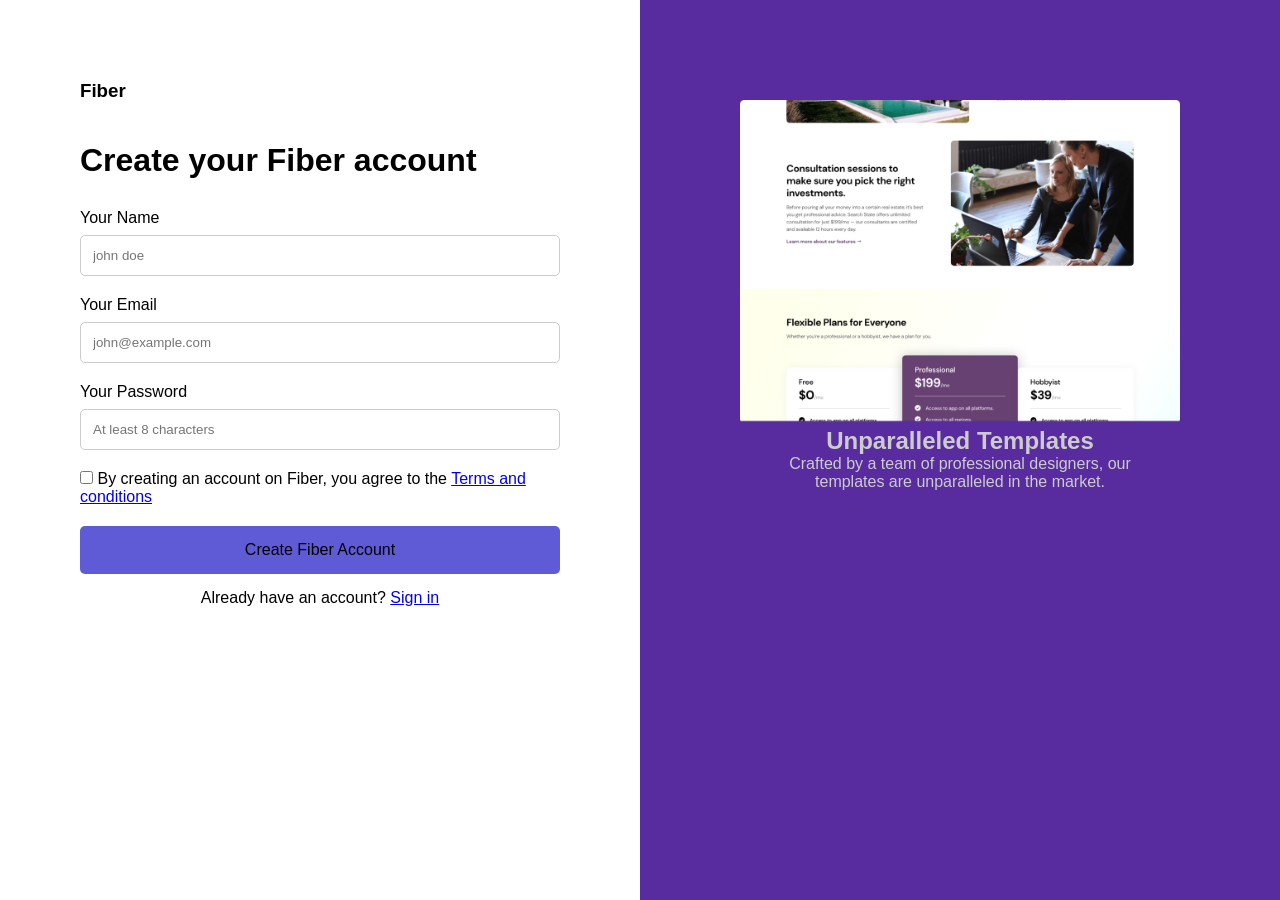
<file: Design/index.html>
<!DOCTYPE html>
<html lang="en">
<head>
    <meta charset="UTF-8">
    <meta name="viewport" content="width=device-width, initial-scale=1.0">
    <title>Document</title>
    <link rel="stylesheet" href="float.css">
</head>
<body>

    <div class="container">
        <div class="left">
            <h3 class="logo">Fiber</h3>
            <h1>Create your Fiber account</h1>

            <div class="input-container">
                <label for="name">Your Name</label>
                <input type="text" id="name" placeholder="john doe">
            </div>

            <div class="input-container">
                <label for="email">Your Email</label>
                <input type="email" id="email" placeholder="john@example.com">
            </div>

            <div class="input-container">
                <label for="password">Your Password</label>
                <input type="password" id="password" placeholder="At least 8 characters">
            </div>

            <div class="terms">
                <input type="checkbox" id="terms">
                <label for="terms">By creating an account on Fiber, you agree to the
                    <a href="#">Terms and conditions</a>
                </label>
            </div>

            <button class="submit-btn">Create Fiber Account</button>
            <p class="signin-text">Already have an account? <a href="#">Sign in</a></p>
        </div>

        <div class="right">
            <div class="card">
                
                <img src="Sign Up Image.png" alt="Card Image">
                
            </div>
            <div class="omo">
            <h2>Unparalleled Templates</h2>
            <p>Crafted by a team of professional designers, our</p>
            <p>templates are unparalleled in the market.</p>
            
        </div>
    </div>
    </div>
</body>
</html>
</file>
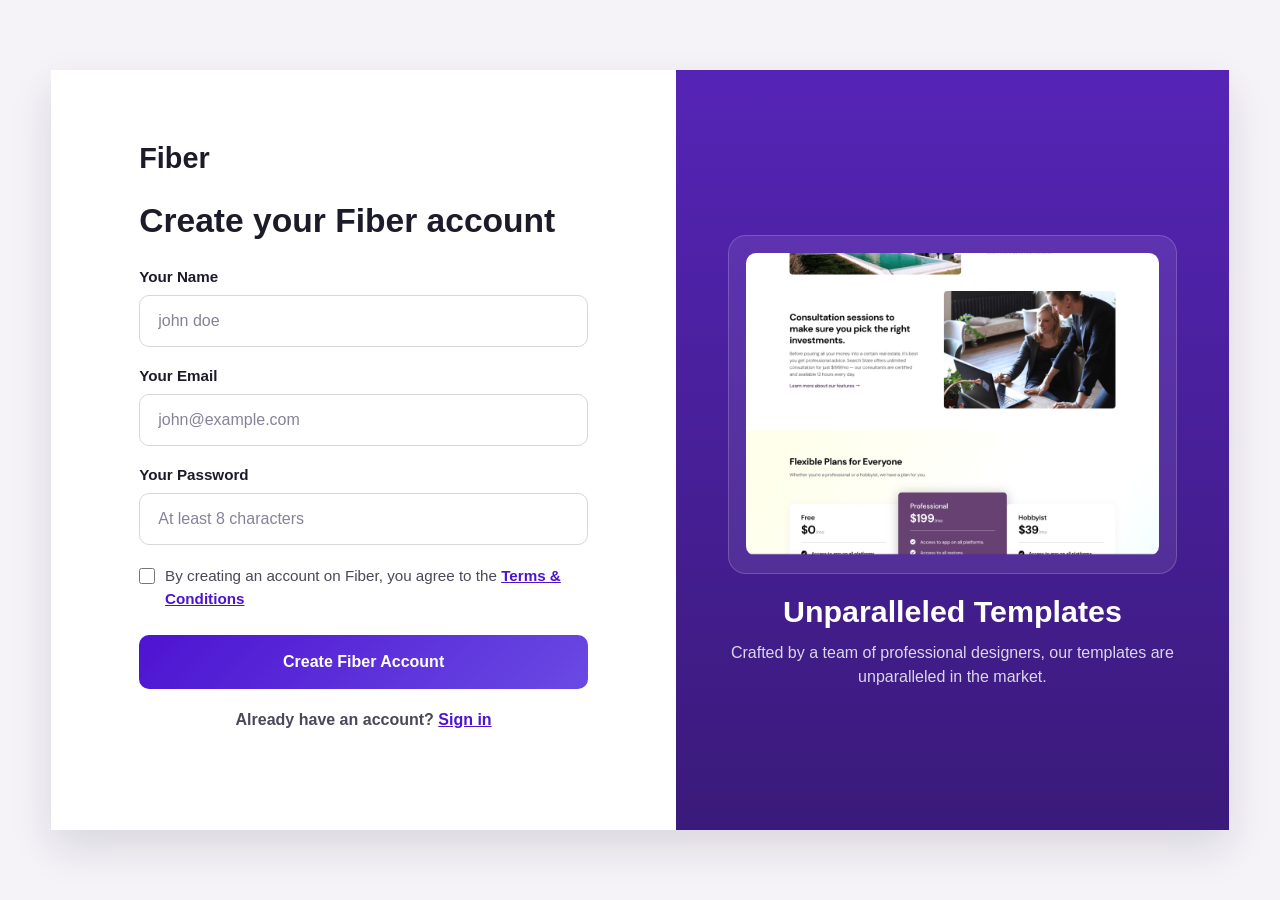
<file: inx.html>
<!DOCTYPE html>
<html lang="en">
  <head>
    <meta charset="UTF-8" />
    <meta name="viewport" content="width=device-width, initial-scale=1.0" />
    <title>Fiber — Create Account</title>
    <link rel="stylesheet" href="lol.css" />
  </head>
  <body>
    <main class="page-shell">
      <section class="form-panel">
        <h3 class="brand">Fiber</h3>
        <h1>Create your Fiber account</h1>

        <div class="input-group">
          <label for="name">Your Name</label>
          <input id="name" type="text" placeholder="john doe" />
        </div>

        <div class="input-group">
          <label for="email">Your Email</label>
          <input id="email" type="email" placeholder="john@example.com" />
        </div>

        <div class="input-group">
          <label for="password">Your Password</label>
          <input id="password" type="password" placeholder="At least 8 characters" />
        </div>

        <div class="terms">
          <input type="checkbox" id="terms" />
          <label for="terms">
            By creating an account on Fiber, you agree to the
            <a href="#">Terms &amp; Conditions</a>
          </label>
        </div>

        <button type="button" class="submit-btn">Create Fiber Account</button>

        <p class="signin-text">
          Already have an account? <a href="#">Sign in</a>
        </p>
      </section>

      <aside class="promo-panel" aria-label="Fiber template showcase">
        <div class="promo-card">
          <img src="Design/Sign Up Image.png" alt="Fiber portfolio preview" />
        </div>
        <div class="promo-copy">
          <h2>Unparalleled Templates</h2>
          <p>Crafted by a team of professional designers, our templates are</p>
          <p>unparalleled in the market.</p>
        </div>
      </aside>
    </main>
  </body>
</html>
</file>
<file: Design/float.css>
* {
  margin: 0;
  padding: 0;
  box-sizing: border-box;
  font-family: Arial, sans-serif;
}

.container {
  height: 100vh;
  display: flex;
}

.left {
  height: 100%;
  background-color: white;
  padding: 80px;
  flex-basis: 50%;
}

.right {
  height: 100%;
  background-color: #582c9e;
  flex-basis: 50%;
  padding: 100px 100px;
  color: #ccc;
  text-align: center;
}

.logo {
  margin-bottom: 40px;
}

h1 {
  margin-bottom: 30px;
}

.input-container {
  margin-bottom: 20px;
}

.input-container label {
  display: block;
  margin-bottom: 8px;
}

.input-container input {
  width: 100%;
  padding: 12px;
  border: 1px solid #ccc;
  border-radius: 5px;
}

.terms {
  margin-bottom: 20px;
}

.submit-btn {
  width: 100%;
  padding: 15px;
  background-color: #5f5ad6;
  border: none;
  border-radius: 5px;
  cursor: pointer;
  font-size: 16px;
}

.signin-text {
  margin-top: 15px;
  text-align: center;
}

img {
  width: 100%;
}
.omo{
  text-align: center;
}
</file>
<file: lol.css>
* {
  box-sizing: border-box;
  margin: 0;
  padding: 0;
}

body {
  min-height: 100vh;
  display: grid;
  place-items: center;
  background: #f5f3f8;
  font-family: Arial, Helvetica, sans-serif;
  color: #1c1b2a;
}

img {
  max-width: 100%;
  display: block;
}

.page-shell {
  width: min(1200px, 92vw);
  min-height: 760px;
  display: flex;
  background: #fff;
  box-shadow: 0 18px 40px rgba(24, 14, 46, 0.12);
}

.form-panel {
  flex: 1;
  padding: 72px 88px 52px;
}

.brand {
  font-size: 1.8rem;
  font-weight: 800;
  margin-bottom: 28px;
}

h1 {
  font-size: clamp(2.1rem, 2vw, 3rem);
  line-height: 1.1;
  margin-bottom: 28px;
}

.input-group {
  margin-bottom: 20px;
}

.input-group label,
.terms label {
  display: block;
  font-size: 0.95rem;
  font-weight: 700;
  margin-bottom: 10px;
}

.input-group input {
  width: 100%;
  padding: 16px 18px;
  border: 1px solid #d7d5df;
  border-radius: 10px;
  font-size: 1rem;
  background: #fff;
  color: #1c1b2a;
}

.input-group input::placeholder {
  color: #86829a;
}

.terms {
  display: flex;
  align-items: flex-start;
  gap: 10px;
  margin: 18px 0 24px;
  font-size: 0.92rem;
  color: #4a4859;
}

.terms input {
  width: 18px;
  height: 18px;
  margin-top: 2px;
  accent-color: #4d13d1;
}

.terms label {
  margin: 0;
  line-height: 1.5;
  font-weight: 500;
}

.terms a,
.signin-text a {
  color: #4d13d1;
  font-weight: 700;
  text-decoration: underline;
}

.submit-btn {
  width: 100%;
  padding: 18px 20px;
  border: none;
  border-radius: 10px;
  background: linear-gradient(135deg, #4d13d1 0%, #6a4ae3 100%);
  color: #fff;
  font-size: 1rem;
  font-weight: 700;
  cursor: pointer;
  transition: transform 0.2s ease, box-shadow 0.2s ease;
}

.submit-btn:hover {
  transform: translateY(-1px);
  box-shadow: 0 16px 24px rgba(77, 19, 209, 0.25);
}

.signin-text {
  margin-top: 22px;
  text-align: center;
  color: #4a4859;
  font-weight: 600;
}

.promo-panel {
  flex: 1;
  background: linear-gradient(180deg, #5524b6 0%, #3a1a7a 100%);
  color: #fff;
  padding: 64px 52px 40px;
  display: flex;
  flex-direction: column;
  justify-content: center;
  gap: 20px;
}

.promo-card {
  background: rgba(255, 255, 255, 0.08);
  border-radius: 18px;
  padding: 18px;
  box-shadow: inset 0 0 0 1px rgba(255, 255, 255, 0.18);
}

.promo-card img {
  width: 100%;
  border-radius: 10px;
}

.promo-copy {
  text-align: center;
}

.promo-copy h2 {
  font-size: clamp(1.9rem, 2vw, 2.8rem);
  margin-bottom: 12px;
}

.promo-copy p {
  color: rgba(255, 255, 255, 0.82);
  font-size: 1rem;
  line-height: 1.5;
}

@media (max-width: 900px) {
  .page-shell {
    flex-direction: column;
    width: min(100%, 560px);
    margin: 36px 0;
  }

  .form-panel,
  .promo-panel {
    width: 100%;
  }

  .form-panel {
    padding: 42px 28px 28px;
  }

  .promo-panel {
    padding: 28px 22px 36px;
  }
}
</file>
